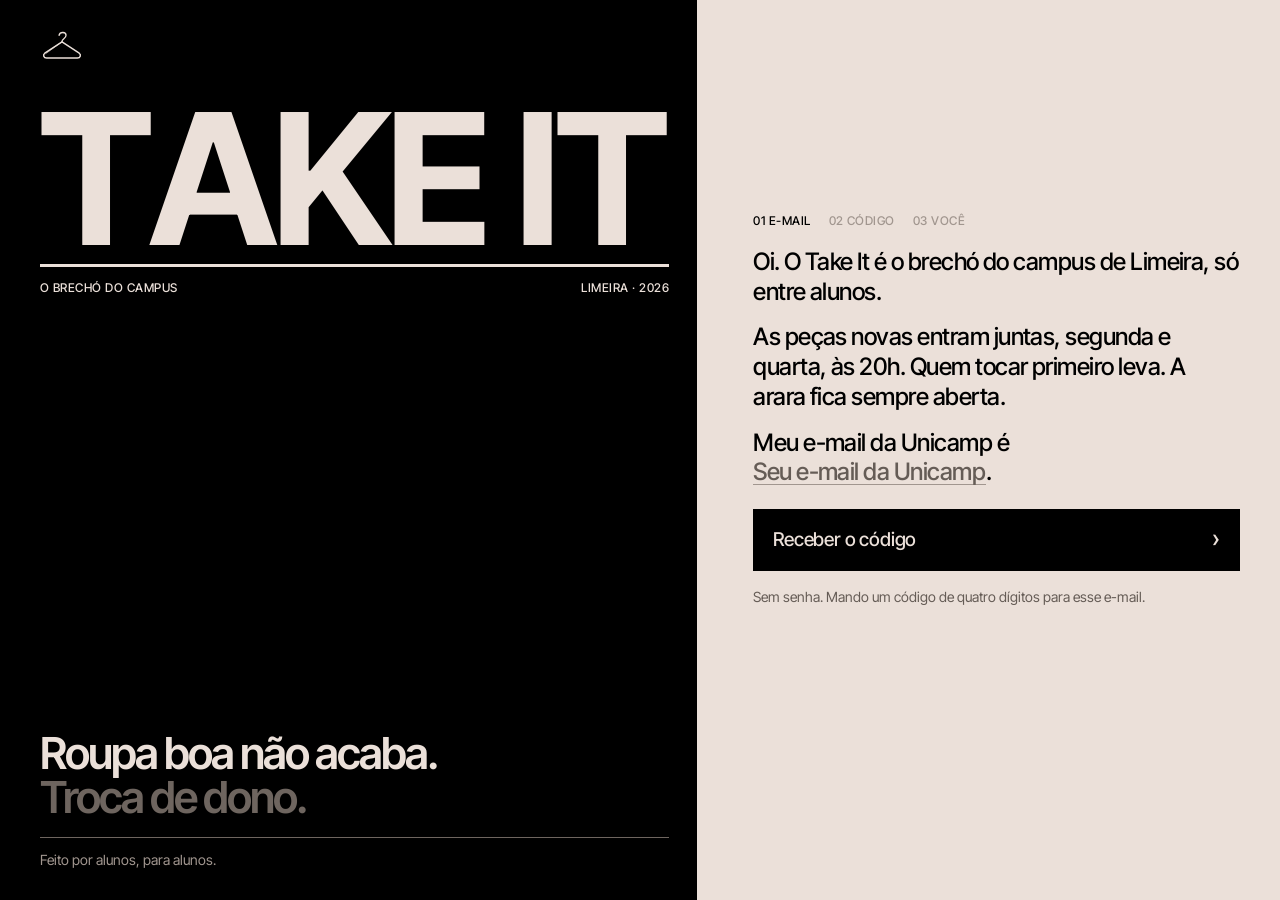
<file: index.html>
<!doctype html>
<html lang="pt-BR">
<head>
<meta charset="utf-8">
<meta name="viewport" content="width=device-width, initial-scale=1, viewport-fit=cover">
<meta name="theme-color" content="#000000">
<title>Take It · o brechó do campus</title>
<link rel="icon" href="icone-32.png" sizes="32x32">
<link rel="icon" href="icone.svg" type="image/svg+xml">
<link rel="apple-touch-icon" href="icone-180.png">
<meta name="apple-mobile-web-app-title" content="Take It">
<link rel="stylesheet" href="estilo.css">
</head>
<body class="sem-abas">
<svg width="0" height="0" style="position:absolute" aria-hidden="true"><defs>
<filter id="tinta"><feTurbulence type="fractalNoise" baseFrequency=".035" numOctaves="2" seed="11"/><feDisplacementMap in="SourceGraphic" scale="4"/></filter>
<symbol id="cabide" viewBox="0 0 120 92"><g fill="none" stroke="currentColor" stroke-linecap="round" stroke-linejoin="round" filter="url(#tinta)">
<path d="M60 32 C59 23 71 24 71 14 C71 5 55 3 52 14" stroke-width="3.6"/>
<path d="M60 32 L13 63 C7 68 10 76 18 76 L102 76 C110 76 113 68 107 63 L60 32" stroke-width="4"/>
<path d="M58 33 L16 64" stroke-width="1.6"/></g></symbol></defs></svg>
<button type="button" class="alca" aria-label="Fechar" hidden></button>
<header class="topo"><a id="marca" href="#/" aria-label="Tela principal"><svg viewBox="0 0 120 92" aria-hidden="true"><use href="#cabide"/></svg></a><a id="conta" href="#/voce"></a></header>
<main id="tela" aria-live="polite"></main>
<nav id="abas" aria-label="Seções"><a href="#/"><span>Comprar</span></a><a href="#/vender"><span>Vender</span></a><a href="#/voce"><span>Você</span></a></nav>
<script src="dados.js"></script><script src="logica.js"></script><script src="app.js"></script>
</body>
</html>
</file>
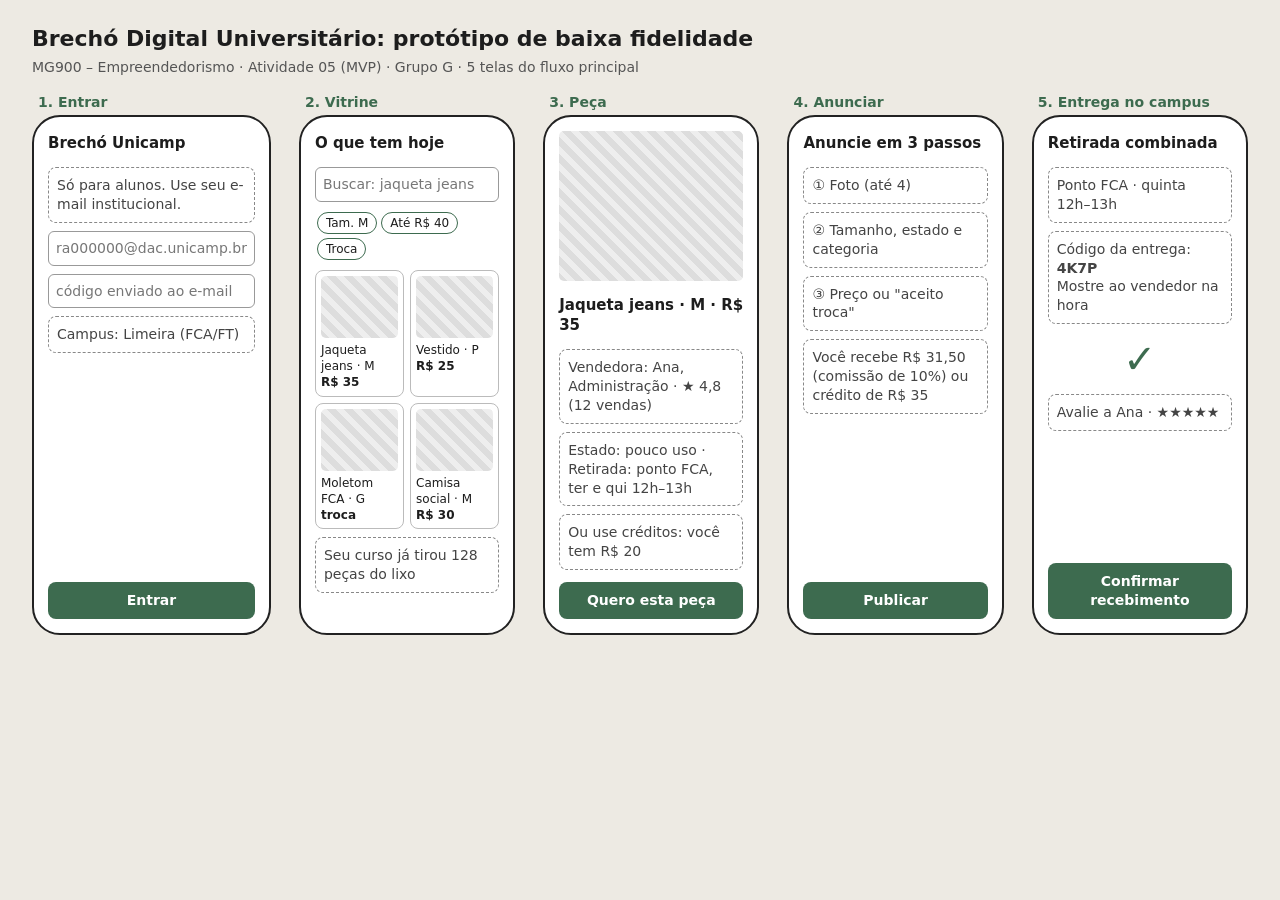
<file: docs/mvp/prototipo-telas.html>
<!doctype html><html lang="pt-BR"><head><meta charset="utf-8"><title>Brechó Digital Universitário: protótipo</title>
<style>
body{margin:0;background:#EDEAE3;font:14px/1.35 system-ui,Segoe UI,Arial,sans-serif;color:#1d1d1d}
h1{font-size:22px;margin:24px 32px 4px} p.s{margin:0 32px 20px;color:#555}
.row{display:flex;gap:28px;padding:18px 32px 32px}
.ph{width:250px;height:520px;background:#fff;border:2px solid #222;border-radius:28px;padding:14px;box-sizing:border-box;display:flex;flex-direction:column;gap:8px;position:relative}
.ph h2{font-size:15px;margin:2px 0 6px}.lbl{position:absolute;top:-24px;left:4px;font-weight:600;color:#3d6b4f}
.box{border:1.5px dashed #888;border-radius:8px;padding:8px;color:#444}.btn{background:#3d6b4f;color:#fff;border-radius:8px;padding:9px;text-align:center;font-weight:600;margin-top:auto}
.in{border:1.5px solid #999;border-radius:6px;padding:7px;color:#777}.chips span{display:inline-block;border:1px solid #3d6b4f;border-radius:12px;padding:2px 8px;margin:2px;font-size:12px}
.g{display:grid;grid-template-columns:1fr 1fr;gap:6px}.c{border:1.5px solid #bbb;border-radius:8px;padding:5px;font-size:12px}.img{height:62px;background:repeating-linear-gradient(45deg,#ddd 0 6px,#eee 6px 12px);border-radius:5px;margin-bottom:4px}
.big{height:150px}.ok{font-size:40px;text-align:center;color:#3d6b4f}
</style></head><body>
<h1>Brechó Digital Universitário: protótipo de baixa fidelidade</h1>
<p class="s">MG900 – Empreendedorismo · Atividade 05 (MVP) · Grupo G · 5 telas do fluxo principal</p>
<div class="row">
<div class="ph"><div class="lbl">1. Entrar</div><h2>Brechó Unicamp</h2><div class="box">Só para alunos. Use seu e-mail institucional.</div>
<div class="in">ra000000@dac.unicamp.br</div><div class="in">código enviado ao e-mail</div><div class="box">Campus: Limeira (FCA/FT)</div><div class="btn">Entrar</div></div>
<div class="ph"><div class="lbl">2. Vitrine</div><h2>O que tem hoje</h2><div class="in">Buscar: jaqueta jeans</div><div class="chips"><span>Tam. M</span><span>Até R$ 40</span><span>Troca</span></div>
<div class="g"><div class="c"><div class="img"></div>Jaqueta jeans · M<br><b>R$ 35</b></div><div class="c"><div class="img"></div>Vestido · P<br><b>R$ 25</b></div><div class="c"><div class="img"></div>Moletom FCA · G<br><b>troca</b></div><div class="c"><div class="img"></div>Camisa social · M<br><b>R$ 30</b></div></div>
<div class="box">Seu curso já tirou 128 peças do lixo</div></div>
<div class="ph"><div class="lbl">3. Peça</div><div class="img big"></div><h2>Jaqueta jeans · M · R$ 35</h2><div class="box">Vendedora: Ana, Administração · ★ 4,8 (12 vendas)</div><div class="box">Estado: pouco uso · Retirada: ponto FCA, ter e qui 12h–13h</div><div class="box">Ou use créditos: você tem R$ 20</div><div class="btn">Quero esta peça</div></div>
<div class="ph"><div class="lbl">4. Anunciar</div><h2>Anuncie em 3 passos</h2><div class="box">① Foto (até 4)</div><div class="box">② Tamanho, estado e categoria</div><div class="box">③ Preço ou "aceito troca"</div><div class="box">Você recebe R$ 31,50 (comissão de 10%) ou crédito de R$ 35</div><div class="btn">Publicar</div></div>
<div class="ph"><div class="lbl">5. Entrega no campus</div><h2>Retirada combinada</h2><div class="box">Ponto FCA · quinta 12h–13h</div><div class="box">Código da entrega: <b>4K7P</b><br>Mostre ao vendedor na hora</div><div class="ok">✓</div><div class="box">Avalie a Ana · ★★★★★</div><div class="btn">Confirmar recebimento</div></div>
</div></body></html>
</file>
<file: estilo.css>
@font-face { font-family: "Inter Tight"; src: url(fontes/InterTight-normal.woff2); font-weight: 400 700; }

* { box-sizing: border-box; }
html { overscroll-behavior-y: none; }
[hidden] { display: none !important; }

/* A cara vem do Velvet (Acervo de Templates React): creme, preto e a cor da pessoa; uma fonte só; números gigantes.
   Papel creme por padrão; body.escuro é a luz do drop. */
:root {
  --creme: #EBE0D9; --preto: #000; --fundo: var(--creme); --tinta: var(--preto); --apoio: #655C56; --traco: #A1968F;
  --realce: #FF0000; --cor: var(--realce); /* --cor guarda a cor cheia nas duas luzes */
  --fonte: "Inter Tight", "Helvetica Neue", Helvetica, Arial, sans-serif;
  --expo: cubic-bezier(.19, 1, .22, 1); --io: cubic-bezier(.87, 0, .13, 1);
  --mola: cubic-bezier(.34, 1.56, .64, 1); /* passa um pouco do ponto e volta */
  /* largura útil da coluna do celular: os títulos gigantes são calculados para caber nela de ponta a ponta */
  --coluna: calc(100vw - 48px);
  /* altura da barra de baixo, mais a área segura do iPhone */
  --abas: calc(56px + env(safe-area-inset-bottom));
}
@media (min-width: 430px) { :root { --coluna: 382px; } }
/* --realce-escuro vem do app.js: a cor escolhida a 40% */
body.escuro { --fundo: var(--preto); --tinta: var(--creme); --apoio: #A1968F; --traco: #6E655F; --realce: var(--realce-escuro, rgba(255, 0, 0, .4)); }

body {
  margin: 0 auto; max-width: 430px; min-height: 100vh; min-height: 100dvh; padding: 26px 24px 22px;
  display: flex; flex-direction: column;
  background: var(--fundo); color: var(--tinta);
  font: 500 21px/1.24 var(--fonte); letter-spacing: -.022em;
  -webkit-font-smoothing: antialiased; -moz-osx-font-smoothing: grayscale; -webkit-text-size-adjust: 100%;
}
:focus-visible { outline: 2px solid currentColor; outline-offset: 3px; }
/* toques seguidos ("passo", "passo"…) não dão zoom no iPhone */
.palavra, .principal, #disparo, .topo a, #abas a { touch-action: manipulation; }

.topo { display: flex; justify-content: space-between; align-items: center; margin-bottom: 20px; }
#marca { color: var(--tinta); display: block; }
#marca svg { width: 36px; height: 28px; display: block; }
/* área de toque de 44 × 44 px; as margens negativas devolvem o enchimento e o topo não cresce */
#conta {
  min-width: 44px; margin: -13px 0 -13px auto; padding: 13px 0;
  font-size: 13px; font-weight: 400; line-height: 1.45; letter-spacing: 0; text-align: right; color: var(--apoio); text-decoration: none;
}
#tela { flex: 1; display: flex; flex-direction: column; }
/* A alça das folhas (É seu e Vender; app.js): o puxador no alto, no meio. Tocada, fecha; arrastada, leva a folha.
   A área de toque é larga e baixa, entre o cabide e o nome; um nome comum não encosta nela. */
.alca { position: absolute; z-index: 3; top: 0; left: 50%; width: 120px; height: 44px; margin-left: -60px; padding: 0; border: 0; background: none; color: inherit; cursor: grab; touch-action: none; }
.alca::before { content: ""; display: block; width: 36px; height: 5px; margin: 8px auto 0; border-radius: 3px; background: currentColor; opacity: .35; }
/* o nome ganha da alça: o cabide e o nome ficam por cima dela (mesmo z, depois no HTML; o fantasma, que vem depois deles, segue por cima),
   e um nome comprido para antes do meio, com reticências, para o meio da alça ficar livre */
.alca:not([hidden]) ~ .topo > a { position: relative; z-index: 3; }
.alca:not([hidden]) ~ .topo > #conta { max-width: calc(50% - 30px); overflow: hidden; white-space: nowrap; text-overflow: ellipsis; }
/* A folha arrastada: a página inteira desce --arraste pelo <html> (o topo e o que é fixo, como o visor no computador, vão junto);
   o que ela descobre fica preto, a cor dela vai até as bordas da janela e os cantos de cima arredondam como na 'desce'. */
@property --arraste { syntax: "<length>"; inherits: true; initial-value: 0px; }
:root { --canto: clamp(0px, var(--arraste), 22px); }
html:has(> body:is(.arrastando-folha, .folha-volta)) { overflow: hidden; background: #000; transform: translateY(var(--arraste)); }
body:is(.arrastando-folha, .folha-volta) { box-shadow: 0 0 0 100vmax var(--fundo); clip-path: inset(0 calc(50% - 50vw) -100vmax round var(--canto) var(--canto) 0 0); }

/* Barra de baixo: Comprar, Vender e Você, na luz da tela.
   Some pela classe sem-abas no body e o nó fica: assim a barra pode sair e voltar com movimento. */
#abas {
  position: fixed; left: 0; right: 0; bottom: 0; z-index: 2; max-width: 430px; margin: 0 auto;
  display: flex; height: var(--abas); padding-bottom: env(safe-area-inset-bottom);
  background: var(--fundo); border-top: 1px solid var(--traco);
}
#abas a { flex: 1; min-height: 44px; display: flex; align-items: center; justify-content: center; font-size: 15px; color: var(--apoio); text-decoration: none; }
#abas [aria-current="page"] { color: var(--tinta); }
#abas [aria-current="page"] span { font-weight: 700; }
/* o realce (os 38% de baixo da palavra) é uma peça só que desliza entre as abas; app.js mede --aba-x/-y/-w/-h no span ativo */
#abas::after {
  content: ''; position: absolute; left: 0; top: 0; z-index: -1; pointer-events: none; background: var(--realce);
  width: var(--aba-w, 0px); height: var(--aba-h, 0px); transform: translate(var(--aba-x, 0px), var(--aba-y, 0px));
}
body.sem-abas #abas { display: none; }
/* o fim da tela e a folha da arara ficam acima da barra */
body:not(.sem-abas) { padding-bottom: calc(22px + var(--abas)); }
body:not(.sem-abas) #drop { bottom: var(--abas); }

p { margin: 0 0 16px; }
.frase { margin: 0 0 16px; }
.apoio { font-size: 13px; font-weight: 400; line-height: 1.45; letter-spacing: 0; color: var(--apoio); }
.junto { white-space: nowrap; }
.junto > * { white-space: normal; }

/* Ação: palavra sublinhada dentro da frase. */
.palavra, .opcoes a, .opcoes button {
  font: inherit; letter-spacing: inherit; color: inherit; background: none; border: 0; padding: 0; cursor: pointer;
  text-decoration: underline; text-decoration-thickness: 1px; text-underline-offset: 4px; text-decoration-color: var(--traco);
}
/* Ação principal: o botão do Velvet. Bloco cheio, texto à esquerda, seta à direita; a cor da pessoa varre o botão no toque. */
.principal {
  position: relative; z-index: 0; overflow: hidden; display: flex; justify-content: space-between; align-items: center;
  width: 100%; min-height: 54px; margin: 6px 0 16px; padding: 0 16px; border: 0; border-radius: 0; cursor: pointer;
  background: var(--tinta); color: var(--fundo); font: inherit; font-size: 17px; letter-spacing: -.01em; text-align: left; text-decoration: none;
}
.principal::after { content: "›"; font-size: 24px; line-height: 1; margin-top: -3px; }
.principal::before { content: ""; position: absolute; top: 0; left: 0; right: 0; bottom: 0; z-index: -1; background: var(--cor); transform: scaleX(0); transform-origin: 0 50%; }
.principal:active { color: #000; }
.principal:active::before { transform: scaleX(1); }
@media (hover: hover) {
  .principal:hover { color: #000; }
  .principal:hover::before { transform: scaleX(1); }
}
.amostra { white-space: nowrap; background: linear-gradient(transparent 58%, var(--cor) 58%); }
.opcoes { display: flex; flex-wrap: wrap; gap: 2px 20px; margin: -6px 0 18px; font-size: 18px; line-height: 1.4; }
.opcoes button { padding: 5px 0; }
.opcoes [aria-pressed="true"], .opcoes [aria-current="true"] { font-weight: 700; background: linear-gradient(transparent 62%, var(--realce) 62%); }

/* Campo: parece uma palavra sublinhada dentro da frase, sem caixa. */
.campo {
  font: inherit; letter-spacing: inherit; color: inherit; border: 0; border-radius: 0; padding: 0; max-width: 100%; min-width: 2ch;
  vertical-align: baseline; line-height: 1;
  /* o traço fica na mesma altura do sublinhado das palavras */
  background: linear-gradient(var(--traco), var(--traco)) no-repeat 0 calc(100% - 1px) / 100% 1px;
}
.campo:focus-visible { outline: 0; background-image: linear-gradient(currentColor, currentColor); background-size: 100% 2px; }
.campo::placeholder { color: var(--apoio); opacity: 1; }

/* Títulos gigantes: o nome na capa, a contagem na espera e o código da reserva, de ponta a ponta da coluna, com a régua embaixo. */
.titulo, .contagem, .codigo { margin: 10px 0 0; font-weight: 700; line-height: .8; letter-spacing: -.035em; white-space: nowrap; }
/* o app.js acerta o tamanho do nome na medida da coluna (encaixar); este é só o ponto de partida */
.titulo { font-size: calc(var(--coluna) / 2.5); margin-top: 22px; }
/* no celular a contagem cabe com folga, sem tomar a tela das peças à venda; na tela larga volta a ocupar o palco */
.contagem { font-size: calc(var(--coluna) / 6.5); font-variant-numeric: tabular-nums; }
.codigo { font-size: calc(var(--coluna) / 3.9); }
.letra { display: inline-block; white-space: pre; }
.regua { display: block; flex: none; height: 3px; margin: 12px 0 14px; background: currentColor; transform-origin: 0 50%; }
.lab { text-transform: uppercase; letter-spacing: .04em; font-size: 11px; font-weight: 500; }
.ficha { display: flex; justify-content: space-between; margin: 0 0 26px; color: var(--tinta); }
/* fecho da capa: a frase grande, a segunda linha apagada */
.fecho { margin: auto 0 0; padding-top: 28px; font-size: 34px; font-weight: 600; line-height: .98; letter-spacing: -.045em; }
.fecho span { display: block; color: var(--traco); }
.fecho + .apoio { margin: 18px 0 0; padding-top: 12px; border-top: 1px solid var(--traco); }

/* Entrada: os três passos e as quatro células do código. Com o código cheio (.confere, só para quem aceita movimento),
   a cor corre pela borda de cada célula, as quatro se juntam na primeira e ela vira o visto. O movimento fica mais abaixo. */
.passos { display: flex; margin: 0 0 18px; color: var(--traco); }
.passos span { margin-right: 18px; }
.passos [aria-current] { color: var(--tinta); }
.digitos { position: relative; display: flex; margin: 4px 0 18px; }
.digito {
  width: 62px; height: 76px; margin: 0 10px 0 0; padding: 0; border: 2px solid var(--traco); border-radius: 0; background: none;
  color: inherit; font: inherit; font-size: 44px; font-weight: 700; line-height: 1; letter-spacing: 0; text-align: center; caret-color: var(--cor);
}
.digito:focus-visible { outline: 0; border-color: var(--tinta); }
.visto { position: absolute; top: 0; left: 0; width: 62px; height: 76px; display: flex; align-items: center; justify-content: center; opacity: 0; pointer-events: none; }
.visto svg { width: 40px; height: 40px; fill: none; stroke: #000; stroke-width: 3; stroke-linecap: square; stroke-dasharray: 22; }
.confere .digito { transform: translateX(calc(var(--n) * -72px)); opacity: 0; color: transparent; }
.confere .digito:first-child { opacity: 1; background: var(--cor); border-color: var(--cor); }
.confere .visto { opacity: 1; }

/* Sobre foto */
.pilula { font-size: 11px; font-weight: 500; line-height: 1.2; text-transform: uppercase; letter-spacing: .04em; color: var(--creme); background: rgba(0, 0, 0, .82); padding: 6px 10px; border-radius: 99px; }
.etiqueta { background: var(--creme); color: #000; padding: 6px 11px; font-size: 16px; line-height: 1.2; }

/* Início: as duas fichas ficam rentes ao que nomeiam; no celular o rótulo do drop desgruda do botão de cima */
.painel > .ficha { margin-bottom: 14px; }
#rotulo { margin: 10px 0 0; }
/* as peças à venda numa fila que rola para o lado; no celular a fila passa da borda direita sem alargar a página, e a foto acompanha a largura:
   duas fotos e meia ocupam o que se vê da fila (a coluna e os 24 px até a borda, menos os dois vãos), e a terceira cortada diz que tem mais */
.vitrine { --foto: calc((var(--coluna) + 24px - 2 * 16px) / 2.5); flex: none; display: flex; gap: 16px; margin: 0 -24px 10px 0; padding-right: 24px; overflow-x: auto; scrollbar-width: none; }
.vitrine::-webkit-scrollbar { display: none; }
.vitrine-peca { flex: none; width: var(--foto); color: inherit; text-decoration: none; }
/* a fila recorta o que passa dela: o contorno do foco fica por dentro */
.vitrine-peca:focus-visible { outline-offset: -2px; }
.vitrine-foto { position: relative; display: block; height: calc(var(--foto) * 148 / 118); }
.vitrine-foto img { display: block; width: 100%; height: 100%; object-fit: cover; }
.vitrine .etiqueta { position: absolute; left: 6px; bottom: 6px; padding: 4px 8px; font-size: 15px; font-weight: 600; }
.vitrine-nome { display: block; margin-top: 6px; }
/* um atalho por linha, cada um com 44 px de toque */
.atalhos { display: flex; flex-direction: column; align-items: flex-start; font-size: 17px; }
.atalhos > * { display: flex; align-items: center; min-height: 44px; }
/* tela baixa (celular com as barras do navegador à mostra): o botão e a régua encolhem para a primeira dobra mostrar mais */
@media (max-height: 700px) and (max-width: 899px) {
  .principal { min-height: 46px; }
  .regua { margin: 10px 0 12px; }
}
.final { margin-top: auto; }
p.final { margin-bottom: 8px; }

/* Drop no ar: a foto ocupa a tela, a folha preta fica embaixo; o topo segue clicável sobre a foto. */
body.ao-vivo .topo { position: relative; z-index: 2; }
body.ao-vivo #marca, body.ao-vivo #conta { color: var(--creme); }
#drop {
  position: fixed; top: 0; bottom: 0; left: 0; right: 0; z-index: 1; max-width: 430px; margin: 0 auto;
  display: flex; flex-direction: column; overflow: hidden; background: #000;
}
.foto { position: relative; flex: 1; min-height: 0; background: #262626; }
/* sombra suave no topo: o cabide e a conta se leem sobre foto clara */
.foto::after { content: ""; position: absolute; top: 0; left: 0; right: 0; height: 140px; background: linear-gradient(rgba(0, 0, 0, .62), rgba(0, 0, 0, 0)); pointer-events: none; }
.cartao { position: absolute; top: 0; bottom: 0; left: 0; right: 0; touch-action: none; user-select: none; -webkit-user-select: none; cursor: grab; }
.cartao.arrastando { cursor: grabbing; }
#peca { display: block; width: 100%; height: 100%; object-fit: cover; background: #262626; -webkit-user-drag: none; -webkit-touch-callout: none; }
/* a peça seguinte, embaixo do cartão: aparece onde o cartão sai do lugar (o tamanho e a luz dela vêm do movimento, mais abaixo) */
.proxima { position: absolute; top: 0; left: 0; width: 100%; height: 100%; object-fit: cover; pointer-events: none; }
.carimbo { position: absolute; top: 128px; font-size: 30px; font-weight: 700; line-height: 1; letter-spacing: -.03em; text-transform: uppercase; color: var(--creme); border: 3px solid var(--creme); padding: 7px 12px 6px; text-shadow: 0 0 12px rgba(0, 0, 0, .35); }
.carimbo.direita { left: 22px; transform: rotate(-10deg); background: var(--cor); border-color: var(--cor); color: #000; text-shadow: none; }
.carimbo.esquerda { right: 22px; transform: rotate(10deg); }
.pilulas { position: absolute; top: 72px; left: 20px; right: 20px; z-index: 1; display: flex; justify-content: space-between; pointer-events: none; }
#resta, #placar, #cronometro, #conta { font-variant-numeric: tabular-nums; }
.folha .frase { text-wrap: balance; }
#resta::before { content: ""; display: inline-block; width: 7px; height: 7px; border-radius: 50%; background: var(--cor); margin-right: 6px; }
.folha { position: relative; padding: 20px 24px 22px; background: #000; color: var(--creme); }
.folha .frase { margin-bottom: 6px; font-size: 21px; }
.folha .apoio { margin: 0; }
.acoes { display: flex; align-items: center; margin-top: 16px; }
.acoes .palavra { font-size: 20px; padding: 12px 0; }
.acoes .principal { flex: 1; width: auto; margin: 0 0 0 22px; min-height: 58px; font-size: 20px; }
.barra { display: flex; gap: 5px; margin: 16px 0 8px; }
.barra i { flex: 1; height: 3px; background: #3A3532; }
.barra i.f { background: var(--creme); }
#aviso { position: absolute; left: 16px; right: 16px; bottom: 100%; margin-bottom: 14px; background: var(--creme); color: #000; padding: 10px 12px; font-size: 17px; line-height: 1.25; }
#aviso p { margin: 0; }

/* Vender pela câmera: o visor ocupa o alto da tela, por baixo do topo (26 + 28 + 20 px). */
body.vendendo .topo { position: relative; z-index: 2; align-items: center; }
.visor { flex: none; height: 50vh; min-height: 280px; margin: -74px -24px 22px; overflow: hidden; }
#visor { position: absolute; top: 0; left: 0; width: 100%; height: 100%; display: block; object-fit: cover; object-position: 50% 30%; }
.canto { position: absolute; z-index: 1; width: 30px; height: 30px; border: 2px solid var(--creme); }
.canto.sup { top: 84px; border-bottom: 0; }
.canto.inf { bottom: 24px; border-top: 0; }
.canto.esq { left: 30px; border-right: 0; }
.canto.dir { right: 30px; border-left: 0; }
/* visor e "Olhando…": a imagem cobre a tela inteira (vh antes como reserva, R7); a margem de baixo anula o padding do body */
.visor.cheio { height: 100vh; height: 100dvh; margin-bottom: -22px; }
.cheio .canto.sup { top: 13%; }
.cheio .canto.inf { bottom: 36%; }
.rodape { position: absolute; z-index: 1; left: 0; right: 0; bottom: 0; padding: 56px 24px 22px; color: var(--creme); background: linear-gradient(rgba(0, 0, 0, 0), rgba(0, 0, 0, .85) 45%); }
.rodape .apoio { color: var(--creme); margin: 0 0 6px; }
.rodape .frase { margin: 0 0 6px; }
.disparo { position: relative; display: block; width: 66px; height: 66px; margin: 0 auto 16px; padding: 0; border: 3px solid var(--creme); border-radius: 50%; background: none; color: var(--creme); cursor: pointer; }
.disparo::after { content: ""; position: absolute; top: 5px; left: 5px; right: 5px; bottom: 5px; background: var(--creme); border-radius: 50%; }
.etiquetas { position: absolute; z-index: 1; left: 24px; right: 24px; bottom: 28px; display: flex; flex-direction: column; align-items: flex-start; gap: 6px; }
.etiqueta.grande { font-size: 44px; font-weight: 700; line-height: .9; letter-spacing: -.035em; padding: 8px 12px 9px; }

/* Cortinas (o app.js só as cria para quem aceita movimento): um painel de tela cheia com uma palavra que sobe letra a letra
   e sai para cima. O recorte parte de inset(0): sem ele a saída não anima.
   #abertura é a tela creme do Velvet: o nome na cor da pessoa, as peças passando atrás, o contador indo a 100.
   #ao-vivo marca a hora em que o drop abre. */
.cortina {
  position: fixed; top: 0; left: 0; right: 0; bottom: 0; z-index: 10; display: flex; align-items: center; justify-content: center;
  overflow: hidden; cursor: pointer; clip-path: inset(0);
}
#abertura { background: var(--creme); color: var(--cor); animation: sai .9s var(--io) 2.8s both; }
#ao-vivo { background: var(--cor); color: #000; animation: sai .8s var(--io) .9s both; }
.ab-pilha { position: absolute; top: 50%; left: 50%; width: 0; height: 0; }
.ab-pilha img { position: absolute; left: -58px; top: -84px; width: 116px; height: 155px; object-fit: cover; background: #D2CAC3; clip-path: inset(0); animation: ab-foto .7s var(--expo) both; animation-delay: calc(var(--i) * 260ms + 450ms); }
.ab-marca { position: relative; margin: 0; font-weight: 700; font-size: 70px; font-size: min(18.4vw, 96px); line-height: .8; letter-spacing: -.04em; white-space: nowrap; }
#abertura .ab-marca { mix-blend-mode: multiply; }
.ab-marca .letra { animation: subir .9s var(--expo) backwards; animation-delay: calc(var(--i) * 70ms + 250ms); }
#ao-vivo .letra { animation-delay: calc(var(--i) * 45ms); }
.ab-conta { position: absolute; right: 0; top: 100%; margin-top: 22px; font-size: 20px; font-weight: 500; line-height: 1; letter-spacing: 0; font-variant-numeric: tabular-nums; }
body.abrindo { overflow: hidden; --atraso: 2950ms; }
@keyframes ab-foto { from { clip-path: inset(100% 0 0 0); } }
@keyframes sai { to { clip-path: inset(0 0 100% 0); } }

/* Movimento (só para quem aceita): tudo entra com a curva do Velvet quando a vista muda; --atraso segura a entrada atrás da abertura.
   O título e os números sobem de trás de uma máscara: o recorte anda junto e fica parado no lugar. */
@keyframes entrar { from { opacity: 0; transform: translateY(14px); } }
@keyframes subir { from { transform: translateY(105%); clip-path: inset(-135% -10% 105% -10%); } to { transform: translateY(0); clip-path: inset(-30% -10% 0 -10%); } }
@keyframes regua { from { transform: scaleX(0); } }
.camada-fantasma { position: fixed; top: 0; left: 0; right: 0; bottom: 0; max-width: 430px; margin: 0 auto; z-index: 3; overflow: hidden; pointer-events: none; }
.fantasma { position: absolute; object-fit: cover; animation: 180ms ease-in forwards; }
.fantasma.direita { animation-name: sair-direita; }
.fantasma.esquerda { animation-name: sair-esquerda; }
@keyframes sair-direita { to { transform: translateX(110%) rotate(14deg); opacity: 0; } }
@keyframes sair-esquerda { to { transform: translateX(-110%) rotate(-14deg); opacity: 0; } }
body { transition: background-color .7s var(--expo), color .7s var(--expo); }
.principal { transition: color .4s var(--expo); }
.principal::before { transition: transform .6s var(--expo); }
.cartao { transition: transform .5s var(--mola); }
.cartao.arrastando { transition: none; }
#tela.entra .frase, #tela.entra .ficha, #tela.entra .fecho { animation: entrar .7s var(--expo) both; animation-delay: calc(var(--atraso, 0ms) + var(--i, 0) * 60ms); }
#tela.entra .contagem, #tela.entra .codigo { animation: subir .9s var(--expo) backwards; animation-delay: var(--atraso, 0ms); }
#tela.entra .titulo .letra { animation: subir 1s var(--expo) backwards; animation-delay: calc(var(--atraso, 0ms) + var(--i) * 55ms); }
#tela.entra .regua { animation: regua 1.1s var(--expo) both; animation-delay: calc(var(--atraso, 0ms) + 200ms); }
#tela .chega > * { animation: entrar .6s var(--expo) both; animation-delay: calc((var(--i, 3) - 3) * 50ms); }
@keyframes corre {
  0% { border-color: var(--cor) var(--traco) var(--traco) var(--traco); }
  25% { border-color: var(--traco) var(--cor) var(--traco) var(--traco); }
  50% { border-color: var(--traco) var(--traco) var(--cor) var(--traco); }
  75% { border-color: var(--traco) var(--traco) var(--traco) var(--cor); }
  100% { border-color: var(--cor); }
}
@keyframes visto { from { stroke-dashoffset: 22; } }
.confere .digito { animation: corre .6s linear both; animation-delay: calc(var(--n) * 60ms); transition: transform .4s var(--expo) .8s, opacity .15s linear 1s, color .15s linear .75s; }
.confere .digito:first-child { transition: background-color .2s linear 1s, color .15s linear .75s; }
.confere .visto { transition: opacity .1s linear 1.05s; }
.confere .visto path { animation: visto .35s var(--expo) 1.05s backwards; }
@media (prefers-reduced-motion: reduce) {
  #tela .chega > * { animation: none; }
  body, .principal, .principal::before, .cartao { transition: none; }
  #tela.entra .frase, #tela.entra .ficha, #tela.entra .fecho, #tela.entra .contagem, #tela.entra .codigo, #tela.entra .titulo .letra, #tela.entra .regua { animation: none; }
}

/* Passagens entre telas: o app.js abre uma View Transition só para quem aceita movimento e marca o sentido em html[data-passagem].
   A, porta lateral, para trocar de lugar: na ida a tela nova entra pela direita e a antiga recua e escurece; na volta, o contrário.
   C, folha, para o que abre por cima e fecha: sobe de baixo com os cantos de cima redondos e a tela de baixo encolhe e escurece; desce mais rápido.
   Tudo parte no toque, na curva do Velvet; voltar e descer só duram menos. O topo vai junto com a tela: parado, o cabide piscava entre uma tela escura e uma clara.
   A barra de baixo fica parada; quando só uma das telas tem barra, ela desce ou sobe. (Durante a passagem a entrada escalonada não liga: app.js.) */
@media (prefers-reduced-motion: no-preference) {
  #abas { view-transition-name: abas; }
  html[data-passagem] body { transition: none; } /* a tela nova já chega com a cor dela */
  ::view-transition { background: #000; } /* em volta da tela que encolhe */
  ::view-transition-group(*) { animation-duration: .42s; animation-timing-function: var(--expo); }
  html[data-passagem=volta]::view-transition-group(*) { animation-duration: .38s; }
  html[data-passagem=sobe]::view-transition-group(*) { animation-duration: .5s; }
  html[data-passagem=desce]::view-transition-group(*) { animation-duration: .36s; }
  ::view-transition-old(root), ::view-transition-new(root), ::view-transition-old(painel), ::view-transition-new(painel) { mix-blend-mode: normal; }
  html[data-passagem=ida]::view-transition-old(root), html[data-passagem=ida]::view-transition-old(painel) { animation-name: recua; }
  html[data-passagem=ida]::view-transition-new(root), html[data-passagem=ida]::view-transition-new(painel) { animation-name: entra-da-direita; }
  html[data-passagem=volta]::view-transition-old(root), html[data-passagem=volta]::view-transition-old(painel) { z-index: 2; animation-name: sai-pela-direita; }
  html[data-passagem=volta]::view-transition-new(root), html[data-passagem=volta]::view-transition-new(painel) { animation-name: volta-da-esquerda; }
  html[data-passagem=sobe]::view-transition-old(root) { animation-name: encolhe; }
  html[data-passagem=sobe]::view-transition-new(root) { animation-name: folha-sobe; }
  html[data-passagem=desce]::view-transition-old(root) { z-index: 2; animation-name: folha-desce; }
  html[data-passagem=desce]::view-transition-new(root) { animation-name: desencolhe; }
  /* Entre dois passos da entrada (html[data-passo], app.js) só o passo desliza: o cabide, a marca e o pé saem da foto da tela com nome
     próprio e ficam parados (se a rolagem muda, deslizam até o lugar novo). No celular os lados não têm caixa (display: contents): o palco
     e o pé ganham uma só durante a passagem, no mesmo lugar, e o passo vai com a tela, como antes. No computador o painel desliza sozinho,
     na mesma porta, recortado onde começa o creme dele: o que sai não passa por baixo da marca. */
  html[data-passo] .palco, html[data-passo] .pe { display: flex; flex-direction: column; }
  html[data-passo] .topo { view-transition-name: topo; }
  html[data-passo] .palco { view-transition-name: palco; }
  html[data-passo] .pe { view-transition-name: pe; margin-top: auto; } /* em caixa, o pé segue embaixo (na fila, era a margem do .fecho) */
  @media (min-width: 900px) { html[data-passo] .painel { view-transition-name: painel; } }
  ::view-transition-image-pair(painel) { clip-path: inset(-100vmax -100vmax -100vmax -28px); }
  /* com a barra nos dois lados só o grupo se move; sem o fundido a palavra não borra e o realce não aparece duas vezes.
     (:not(:only-child) não vale em pseudo-elemento: o padrão é sem fundido e o :only-child devolve a animação de entrar/sair) */
  ::view-transition-old(abas) { opacity: 0; animation-name: none; }
  ::view-transition-new(abas) { animation-name: none; }
  ::view-transition-old(abas):only-child { opacity: 1; animation-name: barra-desce; }
  ::view-transition-new(abas):only-child { animation-name: barra-sobe; }
  /* a barra parada troca de luz junto com as telas (início escuro ↔ Você creme): fundo, palavras e realce mudam de cor, sem saltar.
     O toque das abas (transform, mais abaixo) vai junto na lista; o realce não leva a marca da passagem, senão ganharia do .desliza */
  html[data-passagem] #abas { transition: background-color .4s var(--expo); }
  html[data-passagem] #abas a { transition: color .4s var(--expo), transform .35s var(--expo); }
  #abas::after { transition: background-color .4s var(--expo); }
  #abas.desliza::after { transition: transform .45s var(--expo), width .45s var(--expo), height .45s var(--expo), background-color .4s var(--expo); }
  .opcoes > * { animation: entrar .35s var(--expo) both; animation-delay: calc(var(--j, 0) * 30ms); }
  /* fora de uma passagem (a entrada, o fim do drop) a barra que volta também sobe; dentro dela, quem a move é a passagem */
  html:not([data-passagem]) body:not(.sem-abas) #abas { transition: transform .4s var(--expo); }
  @starting-style { body:not(.sem-abas) #abas { transform: translateY(100%); } }
  /* a foto tocada na vitrine cresce até a foto grande da arara (nome 'peca', só nessa passagem: app.js) enquanto o resto faz a ida.
     As duas fotos ficam na largura do grupo, centradas: a mesma foto na mesma escala, sem esticar. A nova cobre a antiga, sem fundido;
     onde a nova não chega (no computador ela mostra menos da altura da foto que a vitrine), aparece a antiga, que é a mesma imagem. */
  ::view-transition-image-pair(peca) { overflow: clip; }
  ::view-transition-old(peca), ::view-transition-new(peca) { animation: none; mix-blend-mode: normal; top: 50%; translate: 0 -50%; }
  /* enquanto ela cresce, o lugar dela na tela nova fica no preto da arara e o que vai por cima da foto (topo, pílulas, sombra) espera ela pousar;
     a peça de baixo (outra roupa) também some, senão apareceria em volta da foto que cresce */
  body.pousando .foto { background: none; }
  .topo, .pilulas, .foto::after { transition: opacity .3s var(--expo); }
  body.pousando .topo, body.pousando .pilulas, body.pousando .foto::after, body.pousando .proxima { opacity: 0; transition: none; } /* some na hora; só a volta é suave */
  /* a vitrine encaixa foto a foto; quando a tela abre sem passagem (#tela.entra), as fotos chegam uma a uma */
  .vitrine { scroll-snap-type: x mandatory; }
  .vitrine-peca { scroll-snap-align: start; }
  #tela.entra .vitrine-peca { animation: entrar .55s var(--expo) both; animation-delay: calc(var(--atraso, 0ms) + var(--i, 0) * 60ms + var(--j) * 70ms); }
  /* a pilha: a peça seguinte espera menor e no escuro e cresce com o arraste (--puxa, app.js); solto antes do limite, volta junto com o cartão.
     A peça que sobe continua de onde a de baixo estava (--puxou, app.js): inteira depois do arraste, da pilha depois do "passo" */
  .proxima { transform: scale(calc(.94 + .06 * var(--puxa, 0))); filter: brightness(calc(.6 + .4 * var(--puxa, 0))); transition: transform .5s var(--mola), filter .5s var(--mola); }
  .foto:has(.arrastando) .proxima { transition: none; }
  #tela.entra #peca { animation: da-pilha .5s var(--expo) var(--atraso, 0ms) backwards; }
  /* a folha largada antes do limite volta com a mesma mola */
  html:has(> body.folha-volta) { transition: --arraste .5s var(--mola); }
  /* a luz que varre a foto no "Olhando…": no lugar da sombra de cima, uma faixa de 18% que desce em 1,1 s, em volta */
  .visor.olhando::after { height: 18%; top: 0; background: linear-gradient(rgba(255, 255, 255, 0), rgba(255, 255, 255, .38) 55%, rgba(255, 255, 255, 0)); animation: varre 1.1s linear infinite; }
  /* o toque afunda: desce em 100 ms, volta na curva do app. A palavra é texto corrido: engrossa o traço e esmaece */
  .principal, #marca, #conta, #disparo, #abas a, .vitrine-peca { transition: transform .35s var(--expo); }
  .principal { transition: color .4s var(--expo), transform .35s var(--expo); }
  .principal:active, #marca:active, #conta:active, #disparo:active, #abas a:active, .vitrine-peca:active { transform: scale(.97); transition-duration: .1s; transition-timing-function: ease-out; }
  .palavra { transition: opacity .35s var(--expo), text-decoration-thickness .35s var(--expo); }
  .palavra:active { text-decoration-thickness: 2px; opacity: .7; transition-duration: .1s; }
}
@keyframes varre { from { transform: translateY(-100%); } to { transform: translateY(555%); } }
@keyframes da-pilha { from { transform: scale(calc(.94 + .06 * var(--puxou, 0))); filter: brightness(calc(.6 + .4 * var(--puxou, 0))); } }
@keyframes recua { to { transform: translateX(-28%); filter: brightness(.6); } }
@keyframes volta-da-esquerda { from { transform: translateX(-28%); filter: brightness(.6); } }
@keyframes entra-da-direita { from { transform: translateX(100%); } }
@keyframes sai-pela-direita { to { transform: translateX(100%); } }
@keyframes encolhe { to { transform: scale(.92); filter: brightness(.55); border-radius: 18px; } }
@keyframes desencolhe { from { transform: scale(.92); filter: brightness(.55); border-radius: 18px; } }
@keyframes folha-sobe { from { transform: translateY(100%); border-radius: 22px 22px 0 0; } }
/* arrastada, a folha entra na foto já deslocada: o recorte tira a faixa que ela descobriu (--arraste) e ela anda só o que falta */
@keyframes folha-desce {
  from { clip-path: inset(var(--arraste) 0 0 round var(--canto) var(--canto) 0 0); }
  to { transform: translateY(calc(100% - var(--arraste))); clip-path: inset(var(--arraste) 0 0 round 22px 22px 0 0); }
}
@keyframes barra-sobe { from { transform: translateY(100%); } }
@keyframes barra-desce { to { transform: translateY(100%); } }

/* ---------- Tela larga (computador) ----------
   O mesmo app, em dois lados: à esquerda o palco, com os números gigantes; à direita o painel; o pé fica embaixo do palco.
   No celular os lados não existem (display: contents) e os nós seguem em fila, na ordem de sempre. */
.lado { display: contents; }
.largo { display: none; }
@media (min-width: 900px) {
  /* a coluna dos números gigantes passa a ser o palco: 55% da área útil */
  :root { --coluna: calc((min(100vw, 1440px) - 136px) * .55); }
  body { max-width: 1440px; padding: 30px 40px; font-size: 24px; }
  .largo { display: block; }
  #marca svg { width: 44px; height: 34px; }
  #conta, .apoio { font-size: 14px; }
  .lab { font-size: 12px; }
  .principal { min-height: 62px; font-size: 19px; padding: 0 20px; }
  .opcoes { font-size: 20px; }
  #tela { display: grid; grid-template-columns: minmax(0, 55fr) minmax(0, 45fr); grid-template-rows: minmax(0, 1fr) auto; column-gap: 56px; }
  .lado { display: flex; flex-direction: column; min-width: 0; min-height: 0; }
  .palco { grid-column: 1; grid-row: 1; }
  .pe { grid-column: 1; grid-row: 2; }
  .painel { grid-column: 2; grid-row: 1 / 3; position: relative; }
  .fecho { font-size: 44px; }

  /* Barra: só as palavras, a partir da coluna da direita; a faixa vazia deixa o toque passar para o que está embaixo */
  #abas { max-width: 1440px; padding-left: calc(96px + var(--coluna)); gap: 40px; background-color: inherit; border-top: 0; pointer-events: none; }
  #abas a { flex: none; min-width: 44px; font-size: 17px; pointer-events: auto; }
  body:not(.sem-abas) { padding-bottom: calc(30px + var(--abas)); }
  /* na arara a foto volta à altura toda; a folha guarda embaixo o lugar da barra, e as palavras começam junto com o texto dela */
  body:not(.sem-abas) #drop { bottom: 0; }
  body:not(.sem-abas) .folha { padding-bottom: calc(34px + var(--abas)); }
  body.ao-vivo #abas { max-width: none; padding-left: calc(55% + 48px); background: none; }

  /* Entrada: palco preto, painel creme até a borda da janela (a sombra não cria rolagem; o recorte a segura no meio do vão) */
  body.entrada .painel {
    --fundo: var(--creme); --tinta: var(--preto); --apoio: #655C56; --traco: #A1968F; --realce: var(--cor);
    /* começa no alto, numa altura que centra o passo do e-mail: abrir uma lista do perfil só empurra para baixo, nada pula sob o cursor */
    justify-content: flex-start; padding-top: max(0px, calc((100vh - 640px) / 2)); padding-left: 28px; color: var(--tinta); background: var(--creme);
    box-shadow: 0 0 0 100vmax var(--creme); clip-path: inset(-100vmax -100vmax -100vmax -28px);
  }
  .digito { width: 72px; height: 88px; font-size: 52px; }
  .visto { width: 72px; height: 88px; }
  .confere .digito { transform: translateX(calc(var(--n) * -82px)); }

  /* Início: a contagem ocupa o palco e o rótulo alinha com o do painel; a vitrine fica no painel, com fotos maiores, e para na borda da coluna */
  .contagem { font-size: calc(var(--coluna) / 4.15); }
  #rotulo { margin-top: 0; }
  .vitrine { margin-right: 0; padding-right: 0; }
  .vitrine-peca { width: 200px; }
  .vitrine-foto { height: 250px; }

  /* Drop no ar: a foto à esquerda, a folha à direita, na janela inteira */
  #drop { max-width: none; flex-direction: row; }
  #drop .foto { flex: 0 0 55%; }
  .camada-fantasma { max-width: none; margin: 0; right: 45%; }
  .pilulas { top: 88px; left: 40px; right: 24px; }
  .carimbo { top: 160px; font-size: 44px; }
  .carimbo.direita { left: 40px; }
  .carimbo.esquerda { right: 40px; }
  .folha { flex: 1; min-width: 0; display: flex; flex-direction: column; justify-content: flex-end; padding: 110px 48px 34px; }
  .folha .frase { margin-bottom: 12px; font-size: 46px; font-weight: 600; line-height: 1; letter-spacing: -.04em; }
  .acoes { margin-top: 28px; }
  .acoes .palavra { font-size: 24px; }
  .acoes .principal { min-height: 76px; font-size: 24px; }
  .barra { margin: 22px 0 10px; }
  .folha .largo { margin-top: 6px; }
  #aviso { position: static; margin: 18px 0 0; }
  #aviso .frase { margin: 0; font-size: 19px; font-weight: 500; line-height: 1.25; letter-spacing: -.022em; }

  /* É sua: a foto da peça no painel */
  .retrato { position: absolute; top: 0; left: 0; width: 100%; height: 100%; object-fit: cover; }

  /* Vender: o visor é a metade esquerda da janela; as frases ficam no painel */
  .visor, .visor.cheio { position: fixed; top: 0; left: 0; bottom: 0; width: 50%; height: auto; min-height: 0; margin: 0; }
  body.vendendo .painel { justify-content: center; }

  /* Abertura */
  .ab-pilha img { left: -115px; top: -165px; width: 230px; height: 307px; }
  .ab-conta { font-size: 26px; }
}
/* Acima de 1440 px o corpo fica no meio, mas a peça e o visor ocupam a janela toda: o topo acompanha as bordas da janela */
@media (min-width: 1441px) {
  body.ao-vivo .topo, body.vendendo .topo { position: fixed; top: 30px; left: 40px; right: 40px; }
}
</file>
